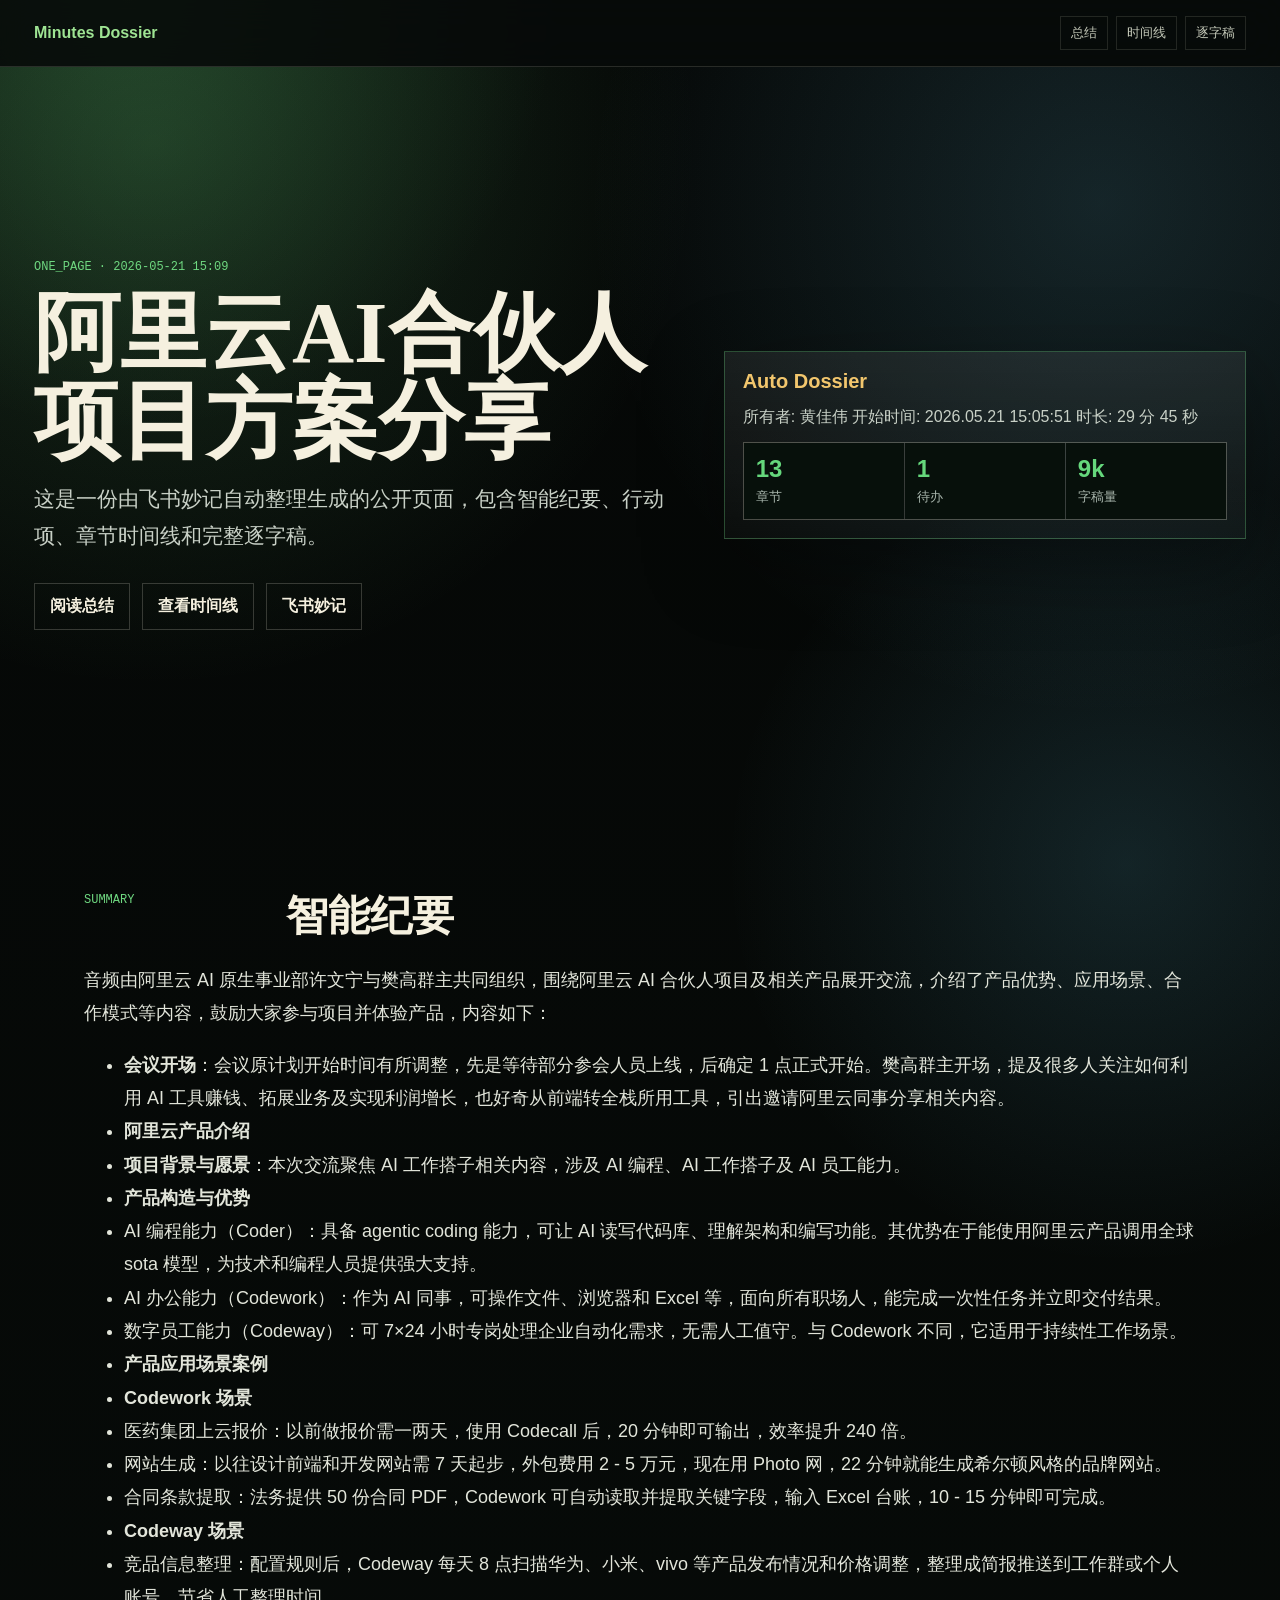
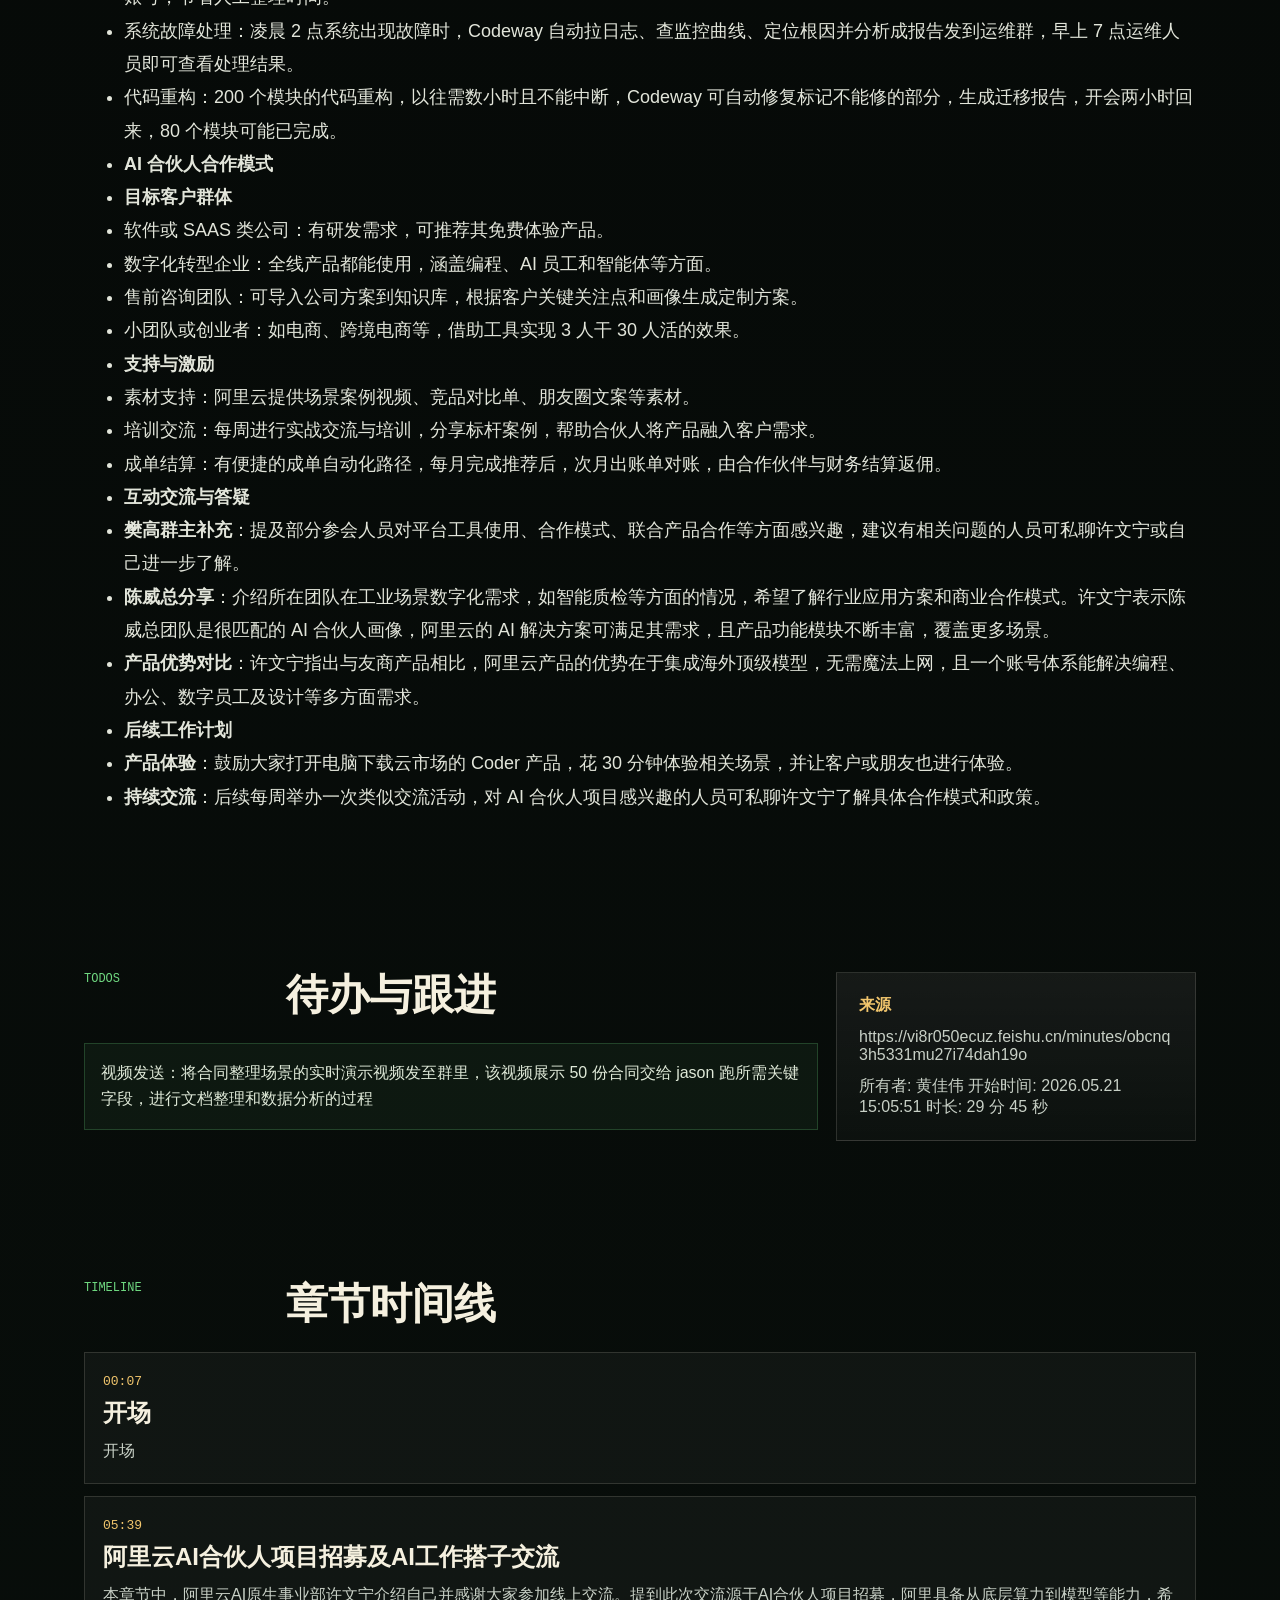
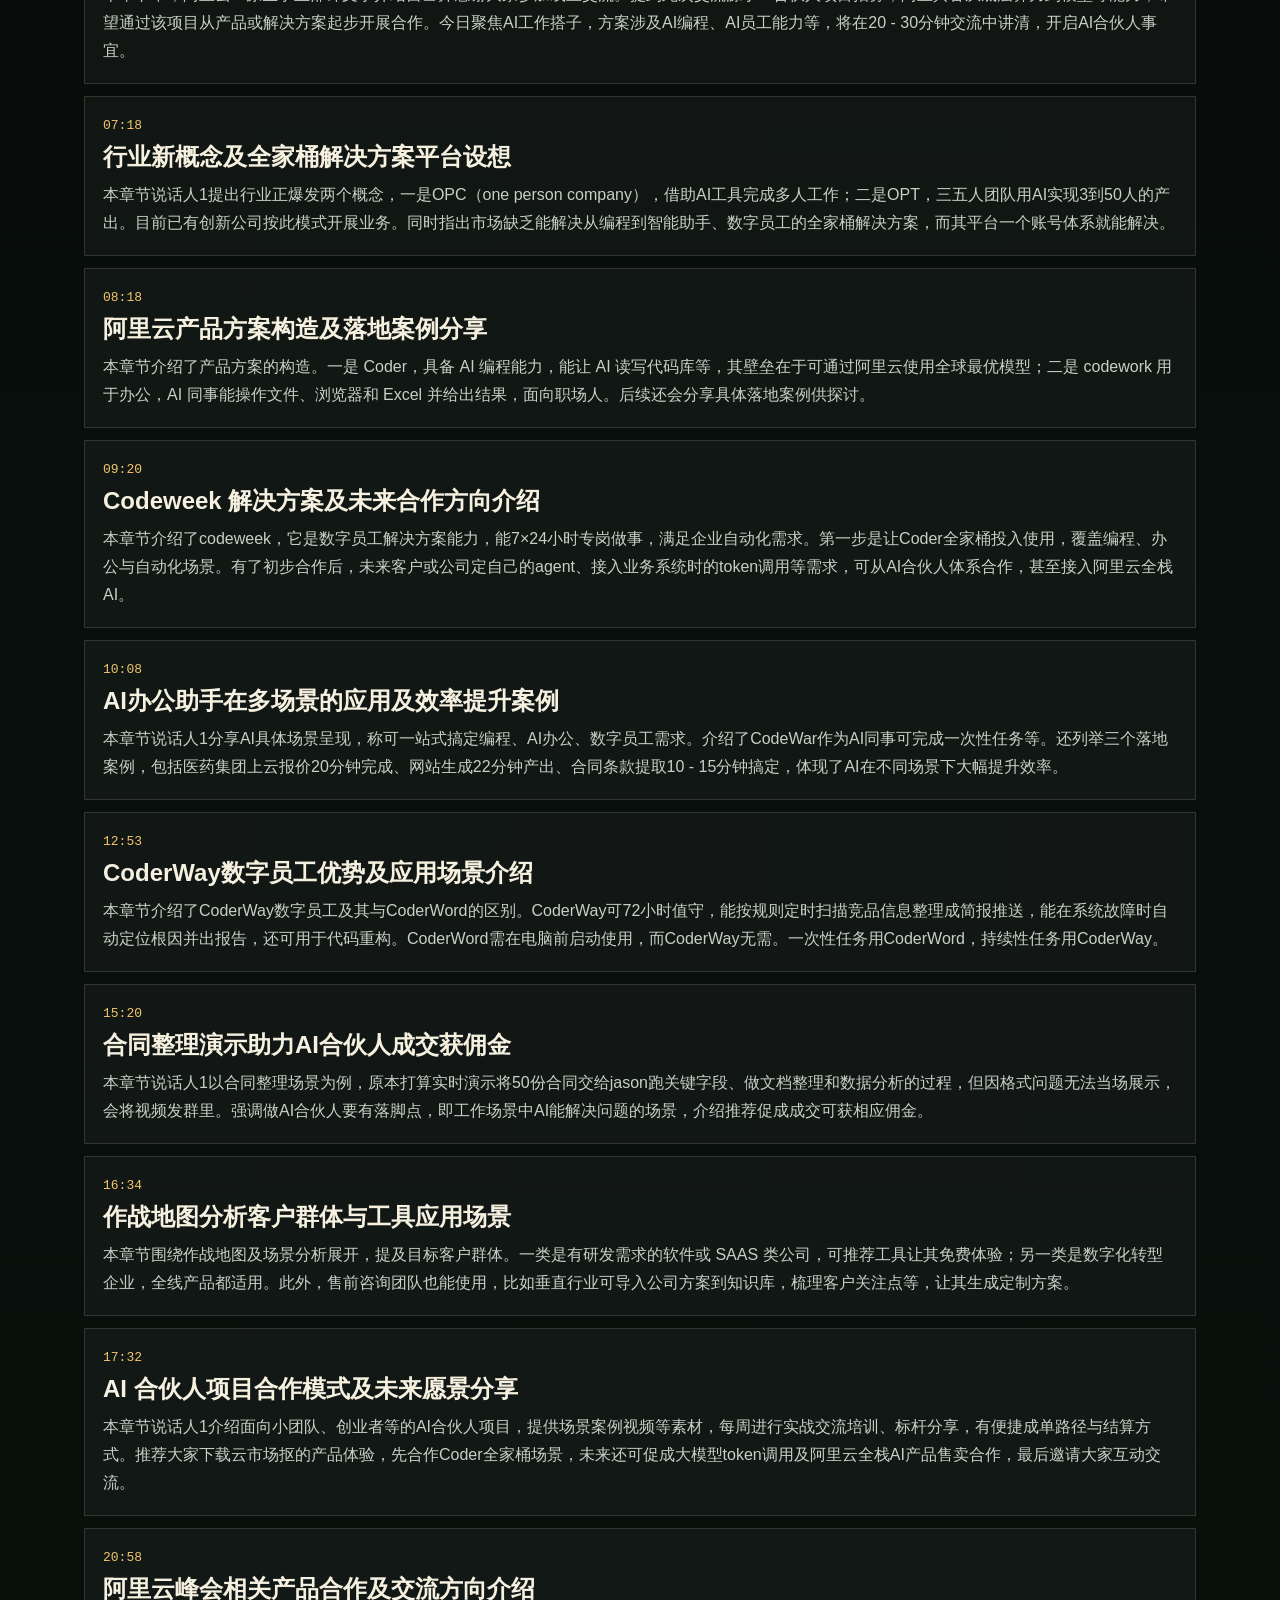
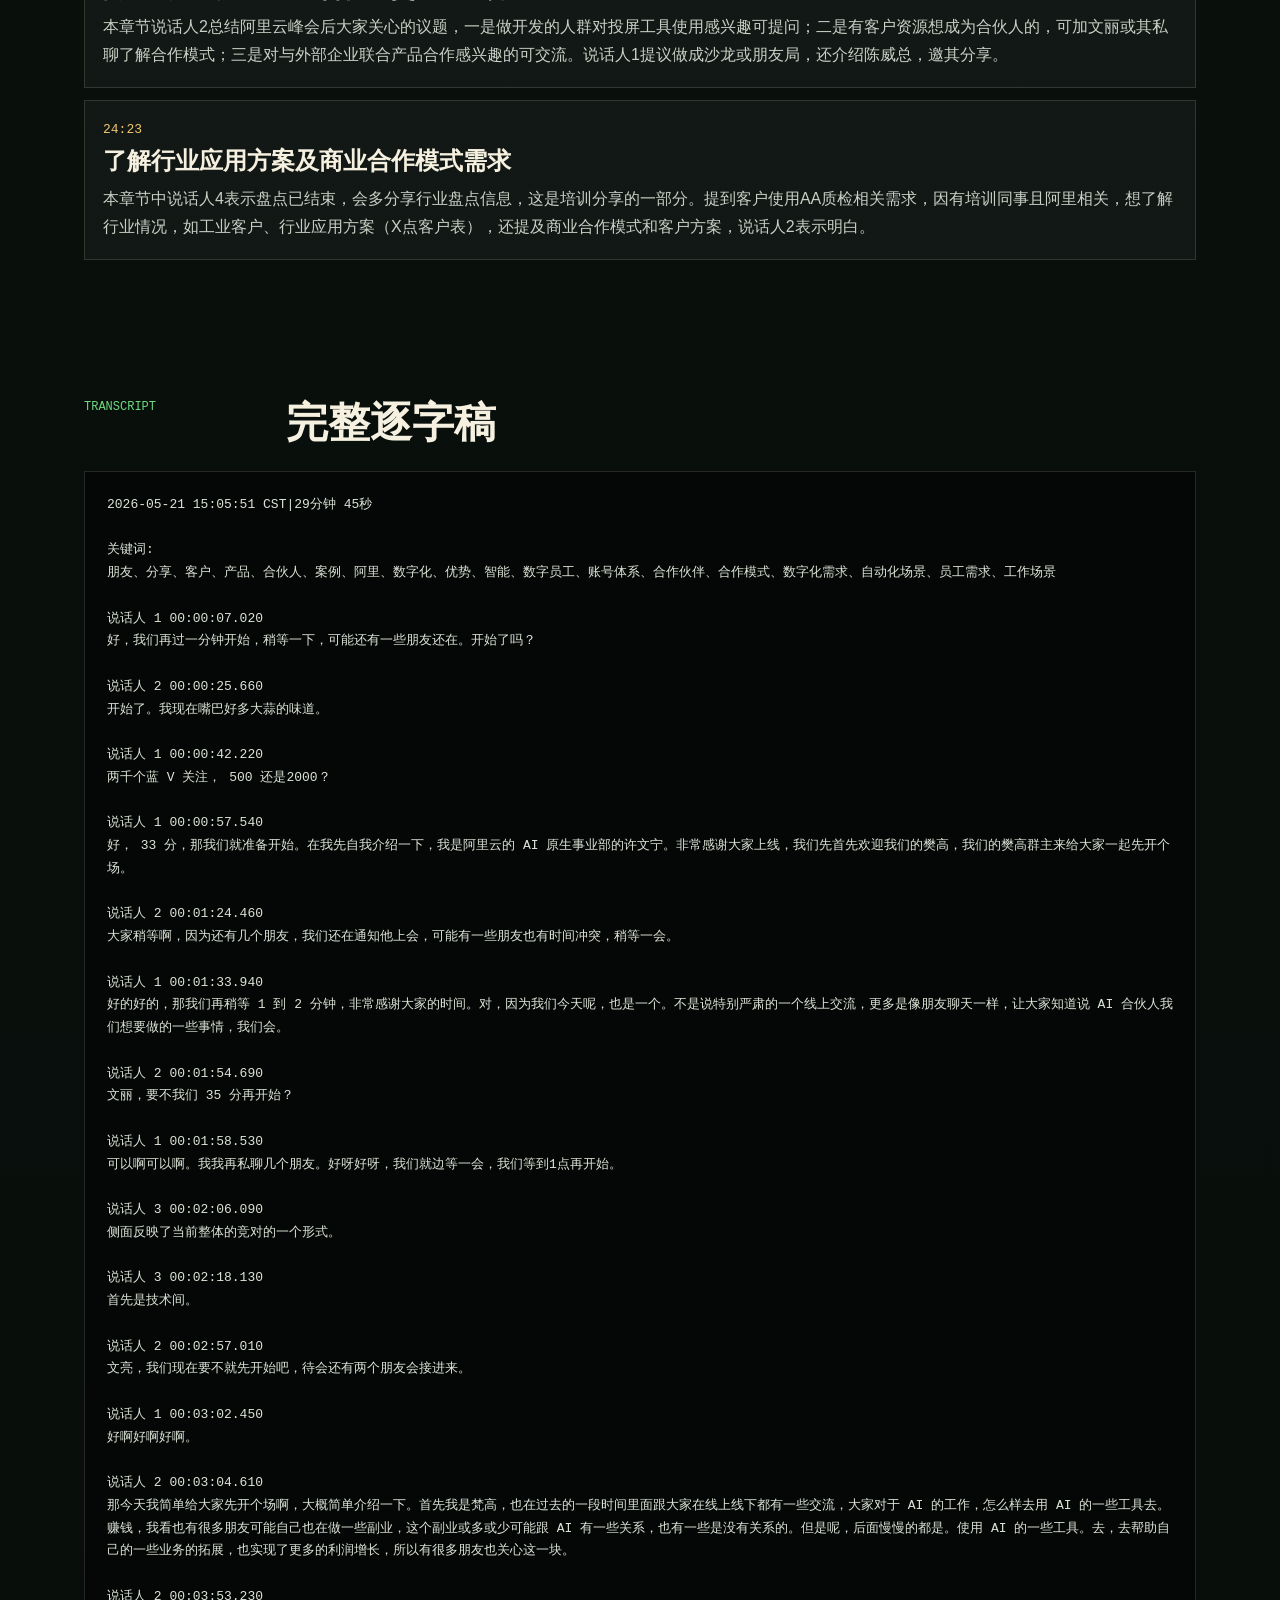
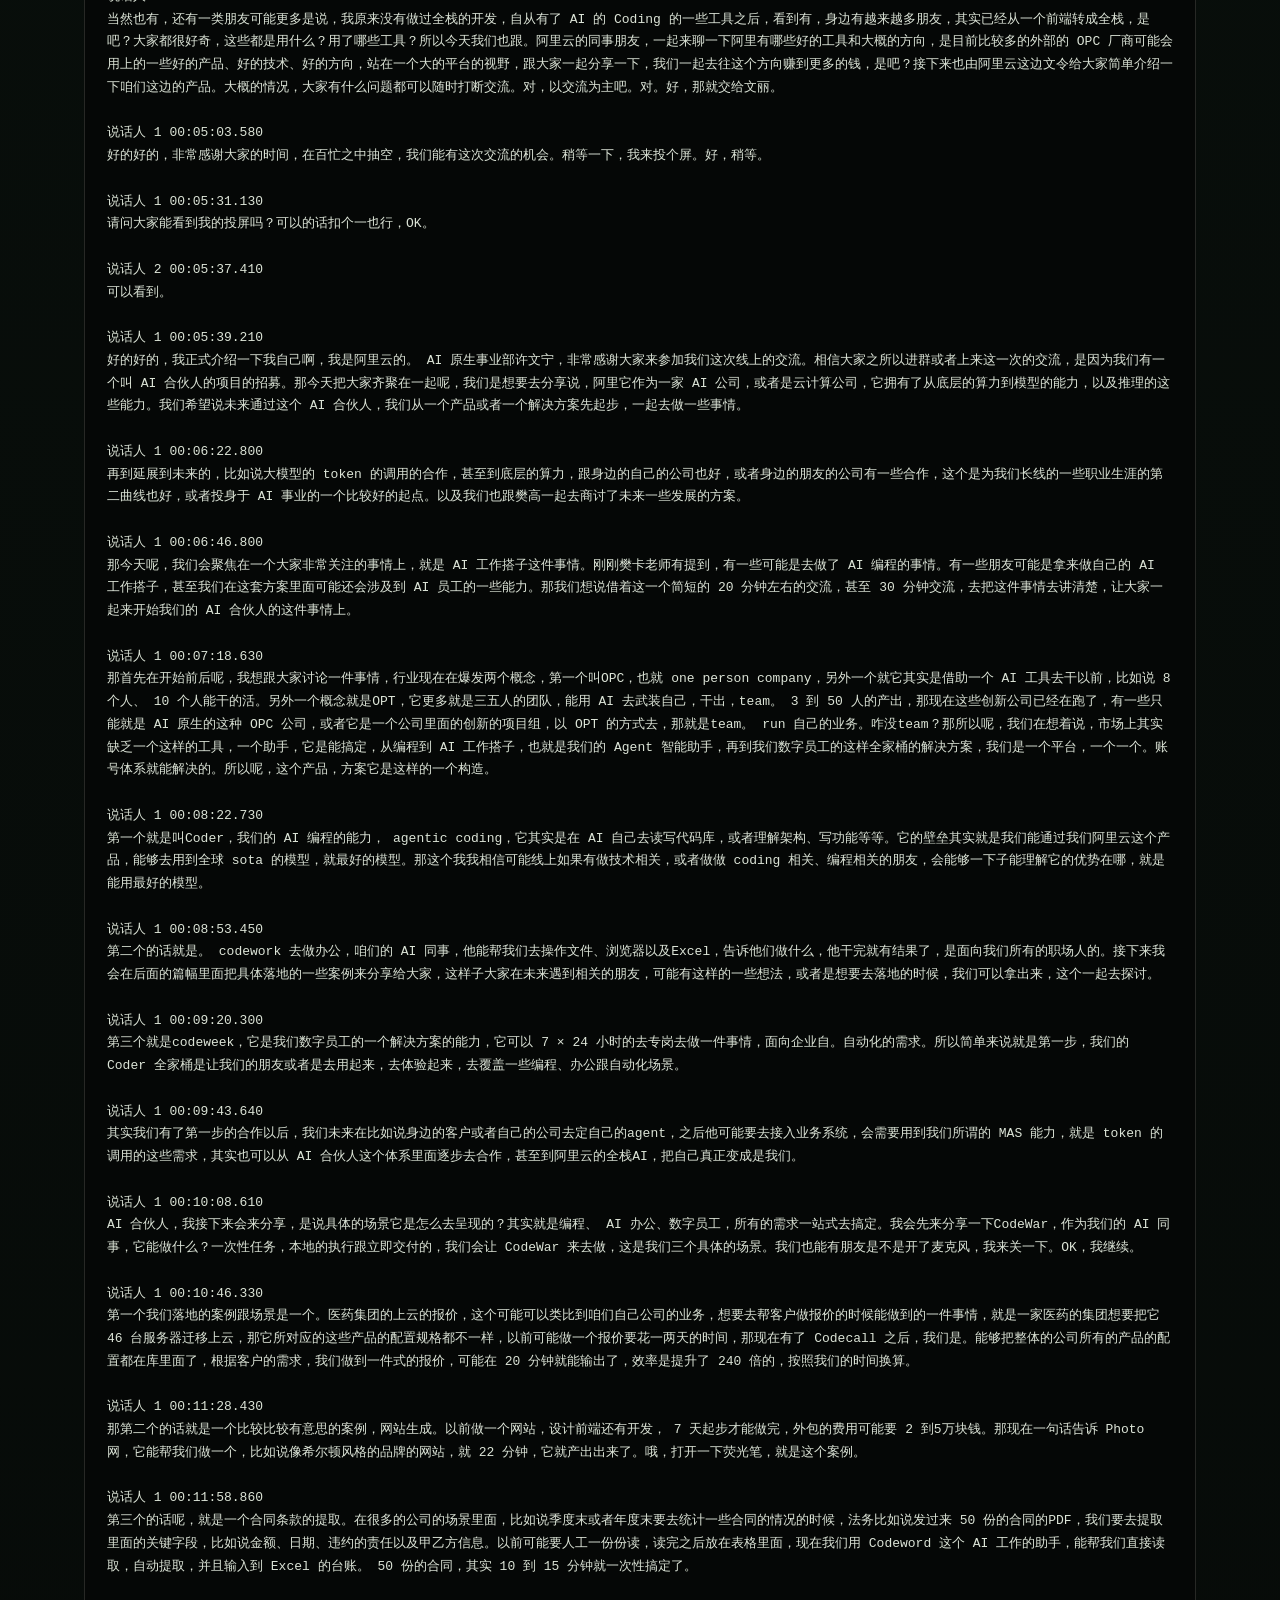
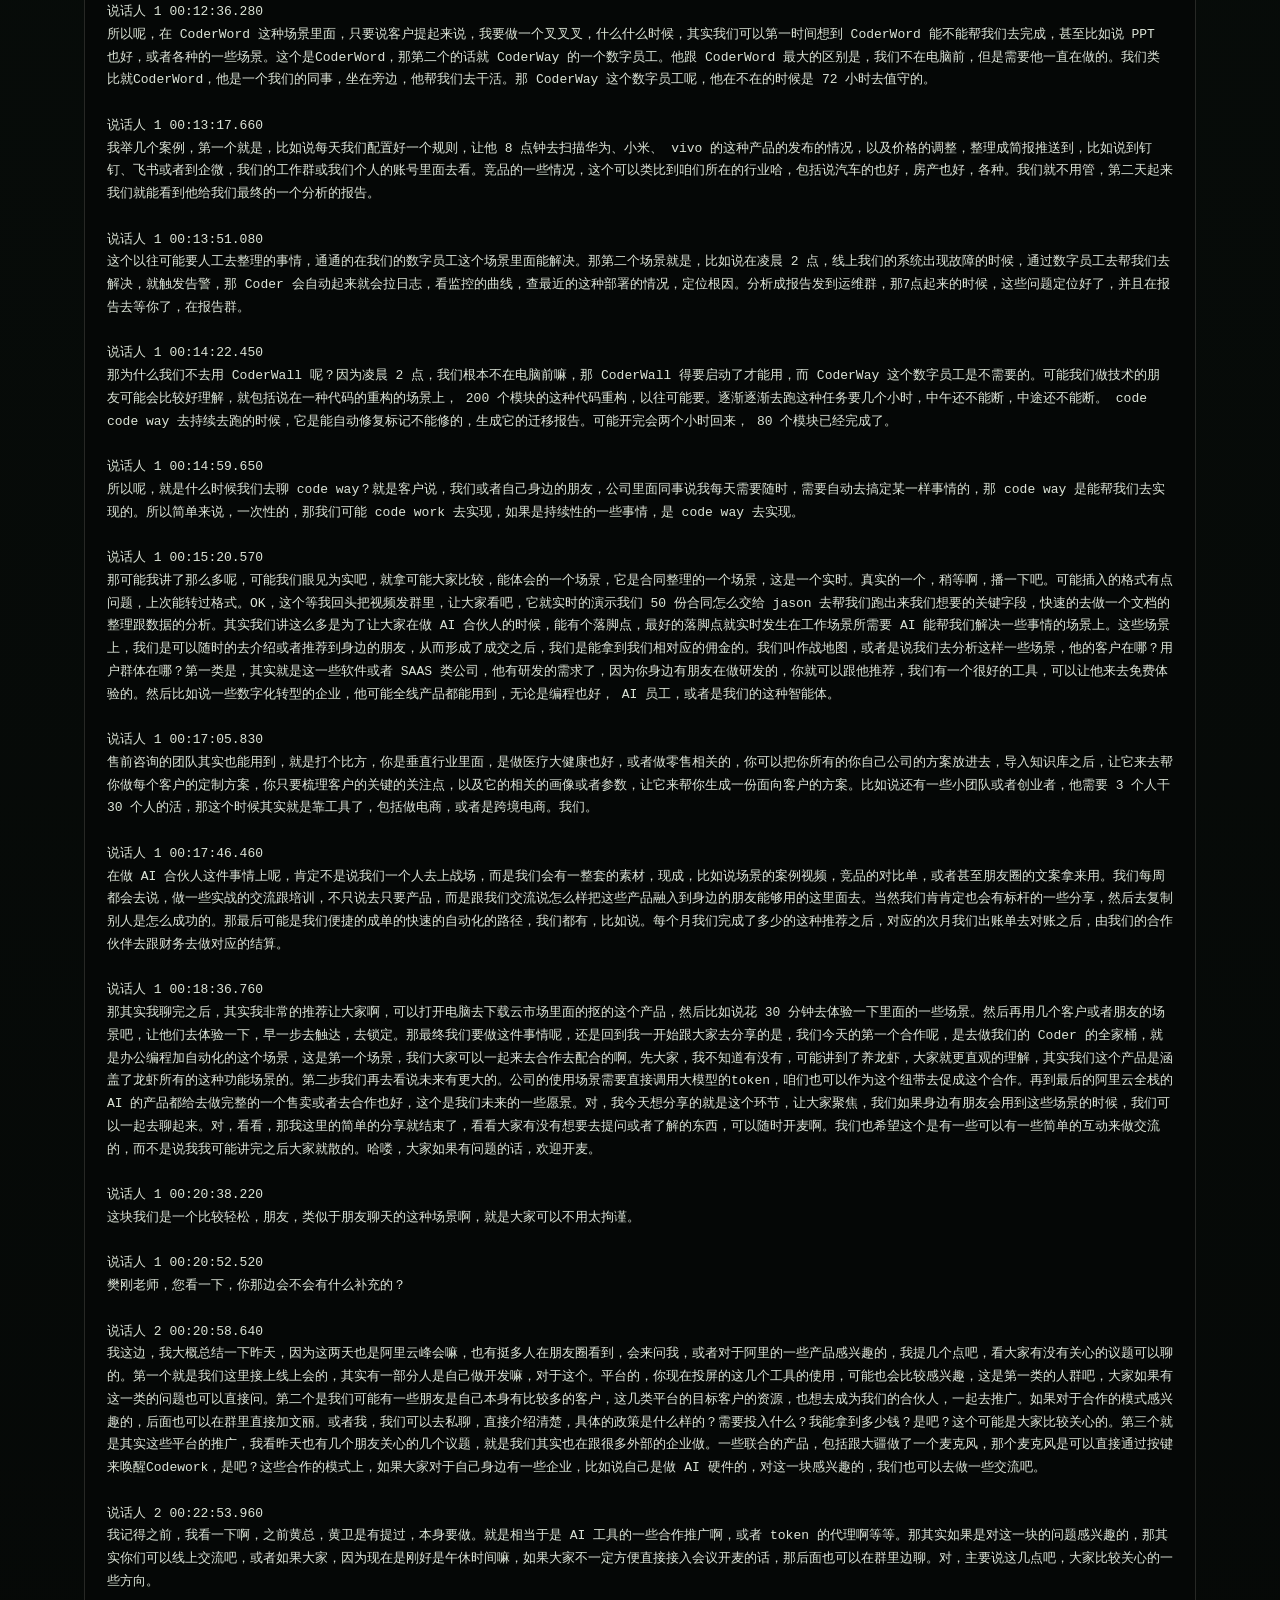
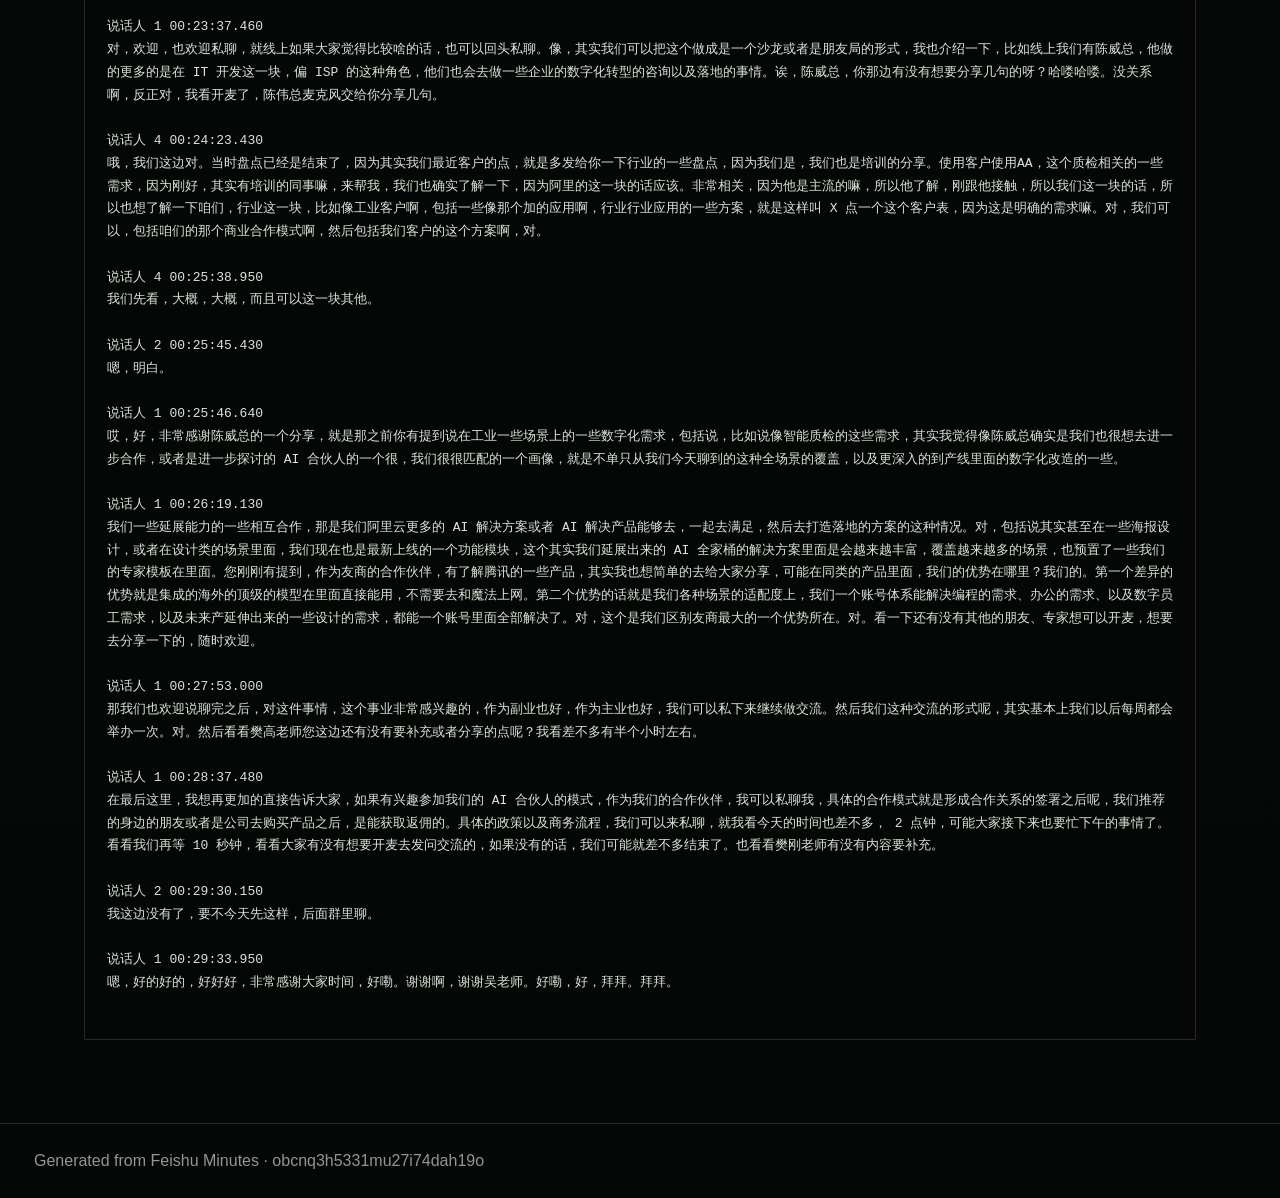
<file: docs/index.html>
<!doctype html>
<html lang="zh-CN">
<head>
  <meta charset="utf-8">
  <meta name="viewport" content="width=device-width, initial-scale=1">
  <title>阿里云AI合伙人项目方案分享</title>
  <meta name="description" content="阿里云AI合伙人项目方案分享 飞书妙记自动公开整理页">
  <link rel="stylesheet" href="assets.css">
</head>
<body class="template-one-page">
  
  <header class="topbar">
    <a class="brand" href="index.html">Minutes Dossier</a>
    <nav><a href="#summary">总结</a><a href="#timeline">时间线</a><a href="#transcript">逐字稿</a></nav>
  </header>
  <main>
    <section class="hero">
      <div class="hero-grid">
        <div>
          <p class="eyebrow">one_page · 2026-05-21 15:09</p>
          <h1>阿里云AI合伙人项目方案分享</h1>
          <p class="lede">这是一份由飞书妙记自动整理生成的公开页面，包含智能纪要、行动项、章节时间线和完整逐字稿。</p>
          <div class="hero-actions">
            <a href="#summary">阅读总结</a>
            <a href="#timeline">查看时间线</a>
            <a href="https://vi8r050ecuz.feishu.cn/minutes/obcnq3h5331mu27i74dah19o" target="_blank" rel="noopener noreferrer">飞书妙记</a>
          </div>
        </div>
        <aside class="hero-panel">
          <b>Auto Dossier</b>
          <span>所有者: 黄佳伟 开始时间: 2026.05.21 15:05:51 时长: 29 分 45 秒</span>
          
          <div class="signal-strip">
            <span><b>13</b>章节</span>
            <span><b>1</b>待办</span>
            <span><b>9k</b>字稿量</span>
          </div>
        </aside>
      </div>
    </section>
    <section class="section" id="summary">
      <div class="section-head"><p>Summary</p><h2>智能纪要</h2></div>
      <article class="prose"><p>音频由阿里云 AI 原生事业部许文宁与樊高群主共同组织，围绕阿里云 AI 合伙人项目及相关产品展开交流，介绍了产品优势、应用场景、合作模式等内容，鼓励大家参与项目并体验产品，内容如下：</p>
<ul>
<li><strong>会议开场</strong>：会议原计划开始时间有所调整，先是等待部分参会人员上线，后确定 1 点正式开始。樊高群主开场，提及很多人关注如何利用 AI 工具赚钱、拓展业务及实现利润增长，也好奇从前端转全栈所用工具，引出邀请阿里云同事分享相关内容。</li>
<li><strong>阿里云产品介绍</strong></li>
<li><strong>项目背景与愿景</strong>：本次交流聚焦 AI 工作搭子相关内容，涉及 AI 编程、AI 工作搭子及 AI 员工能力。</li>
<li><strong>产品构造与优势</strong></li>
<li>AI 编程能力（Coder）：具备 agentic coding 能力，可让 AI 读写代码库、理解架构和编写功能。其优势在于能使用阿里云产品调用全球 sota 模型，为技术和编程人员提供强大支持。</li>
<li>AI 办公能力（Codework）：作为 AI 同事，可操作文件、浏览器和 Excel 等，面向所有职场人，能完成一次性任务并立即交付结果。</li>
<li>数字员工能力（Codeway）：可 7×24 小时专岗处理企业自动化需求，无需人工值守。与 Codework 不同，它适用于持续性工作场景。</li>
<li><strong>产品应用场景案例</strong></li>
<li><strong>Codework 场景</strong></li>
<li>医药集团上云报价：以前做报价需一两天，使用 Codecall 后，20 分钟即可输出，效率提升 240 倍。</li>
<li>网站生成：以往设计前端和开发网站需 7 天起步，外包费用 2 - 5 万元，现在用 Photo 网，22 分钟就能生成希尔顿风格的品牌网站。</li>
<li>合同条款提取：法务提供 50 份合同 PDF，Codework 可自动读取并提取关键字段，输入 Excel 台账，10 - 15 分钟即可完成。</li>
<li><strong>Codeway 场景</strong></li>
<li>竞品信息整理：配置规则后，Codeway 每天 8 点扫描华为、小米、vivo 等产品发布情况和价格调整，整理成简报推送到工作群或个人账号，节省人工整理时间。</li>
<li>系统故障处理：凌晨 2 点系统出现故障时，Codeway 自动拉日志、查监控曲线、定位根因并分析成报告发到运维群，早上 7 点运维人员即可查看处理结果。</li>
<li>代码重构：200 个模块的代码重构，以往需数小时且不能中断，Codeway 可自动修复标记不能修的部分，生成迁移报告，开会两小时回来，80 个模块可能已完成。</li>
<li><strong>AI 合伙人合作模式</strong></li>
<li><strong>目标客户群体</strong></li>
<li>软件或 SAAS 类公司：有研发需求，可推荐其免费体验产品。</li>
<li>数字化转型企业：全线产品都能使用，涵盖编程、AI 员工和智能体等方面。</li>
<li>售前咨询团队：可导入公司方案到知识库，根据客户关键关注点和画像生成定制方案。</li>
<li>小团队或创业者：如电商、跨境电商等，借助工具实现 3 人干 30 人活的效果。</li>
<li><strong>支持与激励</strong></li>
<li>素材支持：阿里云提供场景案例视频、竞品对比单、朋友圈文案等素材。</li>
<li>培训交流：每周进行实战交流与培训，分享标杆案例，帮助合伙人将产品融入客户需求。</li>
<li>成单结算：有便捷的成单自动化路径，每月完成推荐后，次月出账单对账，由合作伙伴与财务结算返佣。</li>
<li><strong>互动交流与答疑</strong></li>
<li><strong>樊高群主补充</strong>：提及部分参会人员对平台工具使用、合作模式、联合产品合作等方面感兴趣，建议有相关问题的人员可私聊许文宁或自己进一步了解。</li>
<li><strong>陈威总分享</strong>：介绍所在团队在工业场景数字化需求，如智能质检等方面的情况，希望了解行业应用方案和商业合作模式。许文宁表示陈威总团队是很匹配的 AI 合伙人画像，阿里云的 AI 解决方案可满足其需求，且产品功能模块不断丰富，覆盖更多场景。</li>
<li><strong>产品优势对比</strong>：许文宁指出与友商产品相比，阿里云产品的优势在于集成海外顶级模型，无需魔法上网，且一个账号体系能解决编程、办公、数字员工及设计等多方面需求。</li>
<li><strong>后续工作计划</strong></li>
<li><strong>产品体验</strong>：鼓励大家打开电脑下载云市场的 Coder 产品，花 30 分钟体验相关场景，并让客户或朋友也进行体验。</li>
<li><strong>持续交流</strong>：后续每周举办一次类似交流活动，对 AI 合伙人项目感兴趣的人员可私聊许文宁了解具体合作模式和政策。</li>
</ul></article>
    </section>
    <section class="section split" id="actions">
      <div>
        <div class="section-head"><p>Todos</p><h2>待办与跟进</h2></div>
        <ul class="todo-list"><li>视频发送：将合同整理场景的实时演示视频发至群里，该视频展示 50 份合同交给 jason 跑所需关键字段，进行文档整理和数据分析的过程</li></ul>
      </div>
      <aside class="source-card">
        <b>来源</b>
        <span>https://vi8r050ecuz.feishu.cn/minutes/obcnq3h5331mu27i74dah19o</span>
        <span>所有者: 黄佳伟 开始时间: 2026.05.21 15:05:51 时长: 29 分 45 秒</span>
      </aside>
    </section>
    <section class="section" id="timeline">
      <div class="section-head"><p>Timeline</p><h2>章节时间线</h2></div>
      <div class="timeline"><article><span>00:07</span><h3>开场</h3><p>开场</p></article><article><span>05:39</span><h3>阿里云AI合伙人项目招募及AI工作搭子交流</h3><p>本章节中，阿里云AI原生事业部许文宁介绍自己并感谢大家参加线上交流。提到此次交流源于AI合伙人项目招募，阿里具备从底层算力到模型等能力，希望通过该项目从产品或解决方案起步开展合作。今日聚焦AI工作搭子，方案涉及AI编程、AI员工能力等，将在20 - 30分钟交流中讲清，开启AI合伙人事宜。</p></article><article><span>07:18</span><h3>行业新概念及全家桶解决方案平台设想</h3><p>本章节说话人1提出行业正爆发两个概念，一是OPC（one person company），借助AI工具完成多人工作；二是OPT，三五人团队用AI实现3到50人的产出。目前已有创新公司按此模式开展业务。同时指出市场缺乏能解决从编程到智能助手、数字员工的全家桶解决方案，而其平台一个账号体系就能解决。</p></article><article><span>08:18</span><h3>阿里云产品方案构造及落地案例分享</h3><p>本章节介绍了产品方案的构造。一是 Coder，具备 AI 编程能力，能让 AI 读写代码库等，其壁垒在于可通过阿里云使用全球最优模型；二是 codework 用于办公，AI 同事能操作文件、浏览器和 Excel 并给出结果，面向职场人。后续还会分享具体落地案例供探讨。</p></article><article><span>09:20</span><h3>Codeweek 解决方案及未来合作方向介绍</h3><p>本章节介绍了codeweek，它是数字员工解决方案能力，能7×24小时专岗做事，满足企业自动化需求。第一步是让Coder全家桶投入使用，覆盖编程、办公与自动化场景。有了初步合作后，未来客户或公司定自己的agent、接入业务系统时的token调用等需求，可从AI合伙人体系合作，甚至接入阿里云全栈AI。</p></article><article><span>10:08</span><h3>AI办公助手在多场景的应用及效率提升案例</h3><p>本章节说话人1分享AI具体场景呈现，称可一站式搞定编程、AI办公、数字员工需求。介绍了CodeWar作为AI同事可完成一次性任务等。还列举三个落地案例，包括医药集团上云报价20分钟完成、网站生成22分钟产出、合同条款提取10 - 15分钟搞定，体现了AI在不同场景下大幅提升效率。</p></article><article><span>12:53</span><h3>CoderWay数字员工优势及应用场景介绍</h3><p>本章节介绍了CoderWay数字员工及其与CoderWord的区别。CoderWay可72小时值守，能按规则定时扫描竞品信息整理成简报推送，能在系统故障时自动定位根因并出报告，还可用于代码重构。CoderWord需在电脑前启动使用，而CoderWay无需。一次性任务用CoderWord，持续性任务用CoderWay。</p></article><article><span>15:20</span><h3>合同整理演示助力AI合伙人成交获佣金</h3><p>本章节说话人1以合同整理场景为例，原本打算实时演示将50份合同交给jason跑关键字段、做文档整理和数据分析的过程，但因格式问题无法当场展示，会将视频发群里。强调做AI合伙人要有落脚点，即工作场景中AI能解决问题的场景，介绍推荐促成成交可获相应佣金。</p></article><article><span>16:34</span><h3>作战地图分析客户群体与工具应用场景</h3><p>本章节围绕作战地图及场景分析展开，提及目标客户群体。一类是有研发需求的软件或 SAAS 类公司，可推荐工具让其免费体验；另一类是数字化转型企业，全线产品都适用。此外，售前咨询团队也能使用，比如垂直行业可导入公司方案到知识库，梳理客户关注点等，让其生成定制方案。</p></article><article><span>17:32</span><h3>AI 合伙人项目合作模式及未来愿景分享</h3><p>本章节说话人1介绍面向小团队、创业者等的AI合伙人项目，提供场景案例视频等素材，每周进行实战交流培训、标杆分享，有便捷成单路径与结算方式。推荐大家下载云市场抠的产品体验，先合作Coder全家桶场景，未来还可促成大模型token调用及阿里云全栈AI产品售卖合作，最后邀请大家互动交流。</p></article><article><span>20:58</span><h3>阿里云峰会相关产品合作及交流方向介绍</h3><p>本章节说话人2总结阿里云峰会后大家关心的议题，一是做开发的人群对投屏工具使用感兴趣可提问；二是有客户资源想成为合伙人的，可加文丽或其私聊了解合作模式；三是对与外部企业联合产品合作感兴趣的可交流。说话人1提议做成沙龙或朋友局，还介绍陈威总，邀其分享。</p></article><article><span>24:23</span><h3>了解行业应用方案及商业合作模式需求</h3><p>本章节中说话人4表示盘点已结束，会多分享行业盘点信息，这是培训分享的一部分。提到客户使用AA质检相关需求，因有培训同事且阿里相关，想了解行业情况，如工业客户、行业应用方案（X点客户表），还提及商业合作模式和客户方案，说话人2表示明白。</p></article></div>
    </section>
    
        <section class="section" id="transcript">
          <div class="section-head"><p>Transcript</p><h2>完整逐字稿</h2></div>
          <pre class="transcript">2026-05-21 15:05:51 CST|29分钟 45秒

关键词:
朋友、分享、客户、产品、合伙人、案例、阿里、数字化、优势、智能、数字员工、账号体系、合作伙伴、合作模式、数字化需求、自动化场景、员工需求、工作场景

说话人 1 00:00:07.020 
好，我们再过一分钟开始，稍等一下，可能还有一些朋友还在。开始了吗？

说话人 2 00:00:25.660 
开始了。我现在嘴巴好多大蒜的味道。

说话人 1 00:00:42.220 
两千个蓝 V 关注， 500 还是2000？

说话人 1 00:00:57.540 
好， 33 分，那我们就准备开始。在我先自我介绍一下，我是阿里云的 AI 原生事业部的许文宁。非常感谢大家上线，我们先首先欢迎我们的樊高，我们的樊高群主来给大家一起先开个场。

说话人 2 00:01:24.460 
大家稍等啊，因为还有几个朋友，我们还在通知他上会，可能有一些朋友也有时间冲突，稍等一会。

说话人 1 00:01:33.940 
好的好的，那我们再稍等 1 到 2 分钟，非常感谢大家的时间。对，因为我们今天呢，也是一个。不是说特别严肃的一个线上交流，更多是像朋友聊天一样，让大家知道说 AI 合伙人我们想要做的一些事情，我们会。

说话人 2 00:01:54.690 
文丽，要不我们 35 分再开始？

说话人 1 00:01:58.530 
可以啊可以啊。我我再私聊几个朋友。好呀好呀，我们就边等一会，我们等到1点再开始。

说话人 3 00:02:06.090 
侧面反映了当前整体的竞对的一个形式。

说话人 3 00:02:18.130 
首先是技术间。

说话人 2 00:02:57.010 
文亮，我们现在要不就先开始吧，待会还有两个朋友会接进来。

说话人 1 00:03:02.450 
好啊好啊好啊。

说话人 2 00:03:04.610 
那今天我简单给大家先开个场啊，大概简单介绍一下。首先我是梵高，也在过去的一段时间里面跟大家在线上线下都有一些交流，大家对于 AI 的工作，怎么样去用 AI 的一些工具去。赚钱，我看也有很多朋友可能自己也在做一些副业，这个副业或多或少可能跟 AI 有一些关系，也有一些是没有关系的。但是呢，后面慢慢的都是。使用 AI 的一些工具。去，去帮助自己的一些业务的拓展，也实现了更多的利润增长，所以有很多朋友也关心这一块。

说话人 2 00:03:53.230 
当然也有，还有一类朋友可能更多是说，我原来没有做过全栈的开发，自从有了 AI 的 Coding 的一些工具之后，看到有，身边有越来越多朋友，其实已经从一个前端转成全栈，是吧？大家都很好奇，这些都是用什么？用了哪些工具？所以今天我们也跟。阿里云的同事朋友，一起来聊一下阿里有哪些好的工具和大概的方向，是目前比较多的外部的 OPC 厂商可能会用上的一些好的产品、好的技术、好的方向，站在一个大的平台的视野，跟大家一起分享一下，我们一起去往这个方向赚到更多的钱，是吧？接下来也由阿里云这边文令给大家简单介绍一下咱们这边的产品。大概的情况，大家有什么问题都可以随时打断交流。对，以交流为主吧。对。好，那就交给文丽。

说话人 1 00:05:03.580 
好的好的，非常感谢大家的时间，在百忙之中抽空，我们能有这次交流的机会。稍等一下，我来投个屏。好，稍等。

说话人 1 00:05:31.130 
请问大家能看到我的投屏吗？可以的话扣个一也行，OK。

说话人 2 00:05:37.410 
可以看到。

说话人 1 00:05:39.210 
好的好的，我正式介绍一下我自己啊，我是阿里云的。 AI 原生事业部许文宁，非常感谢大家来参加我们这次线上的交流。相信大家之所以进群或者上来这一次的交流，是因为我们有一个叫 AI 合伙人的项目的招募。那今天把大家齐聚在一起呢，我们是想要去分享说，阿里它作为一家 AI 公司，或者是云计算公司，它拥有了从底层的算力到模型的能力，以及推理的这些能力。我们希望说未来通过这个 AI 合伙人，我们从一个产品或者一个解决方案先起步，一起去做一些事情。

说话人 1 00:06:22.800 
再到延展到未来的，比如说大模型的 token 的调用的合作，甚至到底层的算力，跟身边的自己的公司也好，或者身边的朋友的公司有一些合作，这个是为我们长线的一些职业生涯的第二曲线也好，或者投身于 AI 事业的一个比较好的起点。以及我们也跟樊高一起去商讨了未来一些发展的方案。

说话人 1 00:06:46.800 
那今天呢，我们会聚焦在一个大家非常关注的事情上，就是 AI 工作搭子这件事情。刚刚樊卡老师有提到，有一些可能是去做了 AI 编程的事情。有一些朋友可能是拿来做自己的 AI 工作搭子，甚至我们在这套方案里面可能还会涉及到 AI 员工的一些能力。那我们想说借着这一个简短的 20 分钟左右的交流，甚至 30 分钟交流，去把这件事情去讲清楚，让大家一起来开始我们的 AI 合伙人的这件事情上。

说话人 1 00:07:18.630 
那首先在开始前后呢，我想跟大家讨论一件事情，行业现在在爆发两个概念，第一个叫OPC，也就 one person company，另外一个就它其实是借助一个 AI 工具去干以前，比如说 8 个人、 10 个人能干的活。另外一个概念就是OPT，它更多就是三五人的团队，能用 AI 去武装自己，干出，team。 3 到 50 人的产出，那现在这些创新公司已经在跑了，有一些只能就是 AI 原生的这种 OPC 公司，或者它是一个公司里面的创新的项目组，以 OPT 的方式去，那就是team。 run 自己的业务。咋没team？那所以呢，我们在想着说，市场上其实缺乏一个这样的工具，一个助手，它是能搞定，从编程到 AI 工作搭子，也就是我们的 Agent 智能助手，再到我们数字员工的这样全家桶的解决方案，我们是一个平台，一个一个。账号体系就能解决的。所以呢，这个产品，方案它是这样的一个构造。

说话人 1 00:08:22.730 
第一个就是叫Coder，我们的 AI 编程的能力， agentic coding，它其实是在 AI 自己去读写代码库，或者理解架构、写功能等等。它的壁垒其实就是我们能通过我们阿里云这个产品，能够去用到全球 sota 的模型，就最好的模型。那这个我我相信可能线上如果有做技术相关，或者做做 coding 相关、编程相关的朋友，会能够一下子能理解它的优势在哪，就是能用最好的模型。

说话人 1 00:08:53.450 
第二个的话就是。 codework 去做办公，咱们的 AI 同事，他能帮我们去操作文件、浏览器以及Excel，告诉他们做什么，他干完就有结果了，是面向我们所有的职场人的。接下来我会在后面的篇幅里面把具体落地的一些案例来分享给大家，这样子大家在未来遇到相关的朋友，可能有这样的一些想法，或者是想要去落地的时候，我们可以拿出来，这个一起去探讨。

说话人 1 00:09:20.300 
第三个就是codeweek，它是我们数字员工的一个解决方案的能力，它可以 7 × 24 小时的去专岗去做一件事情，面向企业自。自动化的需求。所以简单来说就是第一步，我们的 Coder 全家桶是让我们的朋友或者是去用起来，去体验起来，去覆盖一些编程、办公跟自动化场景。

说话人 1 00:09:43.640 
其实我们有了第一步的合作以后，我们未来在比如说身边的客户或者自己的公司去定自己的agent，之后他可能要去接入业务系统，会需要用到我们所谓的 MAS 能力，就是 token 的调用的这些需求，其实也可以从 AI 合伙人这个体系里面逐步去合作，甚至到阿里云的全栈AI，把自己真正变成是我们。

说话人 1 00:10:08.610 
AI 合伙人，我接下来会来分享，是说具体的场景它是怎么去呈现的？其实就是编程、 AI 办公、数字员工，所有的需求一站式去搞定。我会先来分享一下CodeWar，作为我们的 AI 同事，它能做什么？一次性任务，本地的执行跟立即交付的，我们会让 CodeWar 来去做，这是我们三个具体的场景。我们也能有朋友是不是开了麦克风，我来关一下。OK，我继续。

说话人 1 00:10:46.330 
第一个我们落地的案例跟场景是一个。医药集团的上云的报价，这个可能可以类比到咱们自己公司的业务，想要去帮客户做报价的时候能做到的一件事情，就是一家医药的集团想要把它 46 台服务器迁移上云，那它所对应的这些产品的配置规格都不一样，以前可能做一个报价要花一两天的时间，那现在有了 Codecall 之后，我们是。能够把整体的公司所有的产品的配置都在库里面了，根据客户的需求，我们做到一件式的报价，可能在 20 分钟就能输出了，效率是提升了 240 倍的，按照我们的时间换算。

说话人 1 00:11:28.430 
那第二个的话就是一个比较比较有意思的案例，网站生成。以前做一个网站，设计前端还有开发， 7 天起步才能做完，外包的费用可能要 2 到5万块钱。那现在一句话告诉 Photo 网，它能帮我们做一个，比如说像希尔顿风格的品牌的网站，就 22 分钟，它就产出出来了。哦，打开一下荧光笔，就是这个案例。

说话人 1 00:11:58.860 
第三个的话呢，就是一个合同条款的提取。在很多的公司的场景里面，比如说季度末或者年度末要去统计一些合同的情况的时候，法务比如说发过来 50 份的合同的PDF，我们要去提取里面的关键字段，比如说金额、日期、违约的责任以及甲乙方信息。以前可能要人工一份份读，读完之后放在表格里面，现在我们用 Codeword 这个 AI 工作的助手，能帮我们直接读取，自动提取，并且输入到 Excel 的台账。 50 份的合同，其实 10 到 15 分钟就一次性搞定了。

说话人 1 00:12:36.280 
所以呢，在 CoderWord 这种场景里面，只要说客户提起来说，我要做一个叉叉叉，什么什么时候，其实我们可以第一时间想到 CoderWord 能不能帮我们去完成，甚至比如说 PPT 也好，或者各种的一些场景。这个是CoderWord，那第二个的话就 CoderWay 的一个数字员工。他跟 CoderWord 最大的区别是，我们不在电脑前，但是需要他一直在做的。我们类比就CoderWord，他是一个我们的同事，坐在旁边，他帮我们去干活。那 CoderWay 这个数字员工呢，他在不在的时候是 72 小时去值守的。

说话人 1 00:13:17.660 
我举几个案例，第一个就是，比如说每天我们配置好一个规则，让他 8 点钟去扫描华为、小米、 vivo 的这种产品的发布的情况，以及价格的调整，整理成简报推送到，比如说到钉钉、飞书或者到企微，我们的工作群或我们个人的账号里面去看。竞品的一些情况，这个可以类比到咱们所在的行业哈，包括说汽车的也好，房产也好，各种。我们就不用管，第二天起来我们就能看到他给我们最终的一个分析的报告。

说话人 1 00:13:51.080 
这个以往可能要人工去整理的事情，通通的在我们的数字员工这个场景里面能解决。那第二个场景就是，比如说在凌晨 2 点，线上我们的系统出现故障的时候，通过数字员工去帮我们去解决，就触发告警，那 Coder 会自动起来就会拉日志，看监控的曲线，查最近的这种部署的情况，定位根因。分析成报告发到运维群，那7点起来的时候，这些问题定位好了，并且在报告去等你了，在报告群。

说话人 1 00:14:22.450 
那为什么我们不去用 CoderWall 呢？因为凌晨 2 点，我们根本不在电脑前嘛，那 CoderWall 得要启动了才能用，而 CoderWay 这个数字员工是不需要的。可能我们做技术的朋友可能会比较好理解，就包括说在一种代码的重构的场景上， 200 个模块的这种代码重构，以往可能要。逐渐逐渐去跑这种任务要几个小时，中午还不能断，中途还不能断。 code code way 去持续去跑的时候，它是能自动修复标记不能修的，生成它的迁移报告。可能开完会两个小时回来， 80 个模块已经完成了。

说话人 1 00:14:59.650 
所以呢，就是什么时候我们去聊 code way？就是客户说，我们或者自己身边的朋友，公司里面同事说我每天需要随时，需要自动去搞定某一样事情的，那 code way 是能帮我们去实现的。所以简单来说，一次性的，那我们可能 code work 去实现，如果是持续性的一些事情，是 code way 去实现。

说话人 1 00:15:20.570 
那可能我讲了那么多呢，可能我们眼见为实吧，就拿可能大家比较，能体会的一个场景，它是合同整理的一个场景，这是一个实时。真实的一个，稍等啊，播一下吧。可能插入的格式有点问题，上次能转过格式。OK，这个等我回头把视频发群里，让大家看吧，它就实时的演示我们 50 份合同怎么交给 jason 去帮我们跑出来我们想要的关键字段，快速的去做一个文档的整理跟数据的分析。其实我们讲这么多是为了让大家在做 AI 合伙人的时候，能有个落脚点，最好的落脚点就实时发生在工作场景所需要 AI 能帮我们解决一些事情的场景上。这些场景上，我们是可以随时的去介绍或者推荐到身边的朋友，从而形成了成交之后，我们是能拿到我们相对应的佣金的。我们叫作战地图，或者是说我们去分析这样一些场景，他的客户在哪？用户群体在哪？第一类是，其实就是这一些软件或者 SAAS 类公司，他有研发的需求了，因为你身边有朋友在做研发的，你就可以跟他推荐，我们有一个很好的工具，可以让他来去免费体验的。然后比如说一些数字化转型的企业，他可能全线产品都能用到，无论是编程也好， AI 员工，或者是我们的这种智能体。

说话人 1 00:17:05.830 
售前咨询的团队其实也能用到，就是打个比方，你是垂直行业里面，是做医疗大健康也好，或者做零售相关的，你可以把你所有的你自己公司的方案放进去，导入知识库之后，让它来去帮你做每个客户的定制方案，你只要梳理客户的关键的关注点，以及它的相关的画像或者参数，让它来帮你生成一份面向客户的方案。比如说还有一些小团队或者创业者，他需要 3 个人干 30 个人的活，那这个时候其实就是靠工具了，包括做电商，或者是跨境电商。我们。

说话人 1 00:17:46.460 
在做 AI 合伙人这件事情上呢，肯定不是说我们一个人去上战场，而是我们会有一整套的素材，现成，比如说场景的案例视频，竞品的对比单，或者甚至朋友圈的文案拿来用。我们每周都会去说，做一些实战的交流跟培训，不只说去只要产品，而是跟我们交流说怎么样把这些产品融入到身边的朋友能够用的这里面去。当然我们肯肯定也会有标杆的一些分享，然后去复制别人是怎么成功的。那最后可能是我们便捷的成单的快速的自动化的路径，我们都有，比如说。每个月我们完成了多少的这种推荐之后，对应的次月我们出账单去对账之后，由我们的合作伙伴去跟财务去做对应的结算。

说话人 1 00:18:36.760 
那其实我聊完之后，其实我非常的推荐让大家啊，可以打开电脑去下载云市场里面的抠的这个产品，然后比如说花 30 分钟去体验一下里面的一些场景。然后再用几个客户或者朋友的场景吧，让他们去体验一下，早一步去触达，去锁定。那最终我们要做这件事情呢，还是回到我一开始跟大家去分享的是，我们今天的第一个合作呢，是去做我们的 Coder 的全家桶，就是办公编程加自动化的这个场景，这是第一个场景，我们大家可以一起来去合作去配合的啊。先大家，我不知道有没有，可能讲到了养龙虾，大家就更直观的理解，其实我们这个产品是涵盖了龙虾所有的这种功能场景的。第二步我们再去看说未来有更大的。公司的使用场景需要直接调用大模型的token，咱们也可以作为这个纽带去促成这个合作。再到最后的阿里云全栈的 AI 的产品都给去做完整的一个售卖或者去合作也好，这个是我们未来的一些愿景。对，我今天想分享的就是这个环节，让大家聚焦，我们如果身边有朋友会用到这些场景的时候，我们可以一起去聊起来。对，看看，那我这里的简单的分享就结束了，看看大家有没有想要去提问或者了解的东西，可以随时开麦啊。我们也希望这个是有一些可以有一些简单的互动来做交流的，而不是说我我可能讲完之后大家就散的。哈喽，大家如果有问题的话，欢迎开麦。

说话人 1 00:20:38.220 
这块我们是一个比较轻松，朋友，类似于朋友聊天的这种场景啊，就是大家可以不用太拘谨。

说话人 1 00:20:52.520 
樊刚老师，您看一下，你那边会不会有什么补充的？

说话人 2 00:20:58.640 
我这边，我大概总结一下昨天，因为这两天也是阿里云峰会嘛，也有挺多人在朋友圈看到，会来问我，或者对于阿里的一些产品感兴趣的，我提几个点吧，看大家有没有关心的议题可以聊的。第一个就是我们这里接上线上会的，其实有一部分人是自己做开发嘛，对于这个。平台的，你现在投屏的这几个工具的使用，可能也会比较感兴趣，这是第一类的人群吧，大家如果有这一类的问题也可以直接问。第二个是我们可能有一些朋友是自己本身有比较多的客户，这几类平台的目标客户的资源，也想去成为我们的合伙人，一起去推广。如果对于合作的模式感兴趣的，后面也可以在群里直接加文丽。或者我，我们可以去私聊，直接介绍清楚，具体的政策是什么样的？需要投入什么？我能拿到多少钱？是吧？这个可能是大家比较关心的。第三个就是其实这些平台的推广，我看昨天也有几个朋友关心的几个议题，就是我们其实也在跟很多外部的企业做。一些联合的产品，包括跟大疆做了一个麦克风，那个麦克风是可以直接通过按键来唤醒Codework，是吧？这些合作的模式上，如果大家对于自己身边有一些企业，比如说自己是做 AI 硬件的，对这一块感兴趣的，我们也可以去做一些交流吧。

说话人 2 00:22:53.960 
我记得之前，我看一下啊，之前黄总，黄卫是有提过，本身要做。就是相当于是 AI 工具的一些合作推广啊，或者 token 的代理啊等等。那其实如果是对这一块的问题感兴趣的，那其实你们可以线上交流吧，或者如果大家，因为现在是刚好是午休时间嘛，如果大家不一定方便直接接入会议开麦的话，那后面也可以在群里边聊。对，主要说这几点吧，大家比较关心的一些方向。

说话人 1 00:23:37.460 
对，欢迎，也欢迎私聊，就线上如果大家觉得比较啥的话，也可以回头私聊。像，其实我们可以把这个做成是一个沙龙或者是朋友局的形式，我也介绍一下，比如线上我们有陈威总，他做的更多的是在 IT 开发这一块，偏 ISP 的这种角色，他们也会去做一些企业的数字化转型的咨询以及落地的事情。诶，陈威总，你那边有没有想要分享几句的呀？哈喽哈喽。没关系啊，反正对，我看开麦了，陈伟总麦克风交给你分享几句。

说话人 4 00:24:23.430 
哦，我们这边对。当时盘点已经是结束了，因为其实我们最近客户的点，就是多发给你一下行业的一些盘点，因为我们是，我们也是培训的分享。使用客户使用AA，这个质检相关的一些需求，因为刚好，其实有培训的同事嘛，来帮我，我们也确实了解一下，因为阿里的这一块的话应该。非常相关，因为他是主流的嘛，所以他了解，刚跟他接触，所以我们这一块的话，所以也想了解一下咱们，行业这一块，比如像工业客户啊，包括一些像那个加的应用啊，行业行业应用的一些方案，就是这样叫 X 点一个这个客户表，因为这是明确的需求嘛。对，我们可以，包括咱们的那个商业合作模式啊，然后包括我们客户的这个方案啊，对。

说话人 4 00:25:38.950 
我们先看，大概，大概，而且可以这一块其他。

说话人 2 00:25:45.430 
嗯，明白。

说话人 1 00:25:46.640 
哎，好，非常感谢陈威总的一个分享，就是那之前你有提到说在工业一些场景上的一些数字化需求，包括说，比如说像智能质检的这些需求，其实我觉得像陈威总确实是我们也很想去进一步合作，或者是进一步探讨的 AI 合伙人的一个很，我们很很匹配的一个画像，就是不单只从我们今天聊到的这种全场景的覆盖，以及更深入的到产线里面的数字化改造的一些。

说话人 1 00:26:19.130 
我们一些延展能力的一些相互合作，那是我们阿里云更多的 AI 解决方案或者 AI 解决产品能够去，一起去满足，然后去打造落地的方案的这种情况。对，包括说其实甚至在一些海报设计，或者在设计类的场景里面，我们现在也是最新上线的一个功能模块，这个其实我们延展出来的 AI 全家桶的解决方案里面是会越来越丰富，覆盖越来越多的场景，也预置了一些我们的专家模板在里面。您刚刚有提到，作为友商的合作伙伴，有了解腾讯的一些产品，其实我也想简单的去给大家分享，可能在同类的产品里面，我们的优势在哪里？我们的。第一个差异的优势就是集成的海外的顶级的模型在里面直接能用，不需要去和魔法上网。第二个优势的话就是我们各种场景的适配度上，我们一个账号体系能解决编程的需求、办公的需求、以及数字员工需求，以及未来产延伸出来的一些设计的需求，都能一个账号里面全部解决了。对，这个是我们区别友商最大的一个优势所在。对。看一下还有没有其他的朋友、专家想可以开麦，想要去分享一下的，随时欢迎。

说话人 1 00:27:53.000 
那我们也欢迎说聊完之后，对这件事情，这个事业非常感兴趣的，作为副业也好，作为主业也好，我们可以私下来继续做交流。然后我们这种交流的形式呢，其实基本上我们以后每周都会举办一次。对。然后看看樊高老师您这边还有没有要补充或者分享的点呢？我看差不多有半个小时左右。

说话人 1 00:28:37.480 
在最后这里，我想再更加的直接告诉大家，如果有兴趣参加我们的 AI 合伙人的模式，作为我们的合作伙伴，我可以私聊我，具体的合作模式就是形成合作关系的签署之后呢，我们推荐的身边的朋友或者是公司去购买产品之后，是能获取返佣的。具体的政策以及商务流程，我们可以来私聊，就我看今天的时间也差不多， 2 点钟，可能大家接下来也要忙下午的事情了。看看我们再等 10 秒钟，看看大家有没有想要开麦去发问交流的，如果没有的话，我们可能就差不多结束了。也看看樊刚老师有没有内容要补充。

说话人 2 00:29:30.150 
我这边没有了，要不今天先这样，后面群里聊。

说话人 1 00:29:33.950 
嗯，好的好的，好好好，非常感谢大家时间，好嘞。谢谢啊，谢谢吴老师。好嘞，好，拜拜。拜拜。

</pre>
        </section>
  </main>
  <footer>Generated from Feishu Minutes · obcnq3h5331mu27i74dah19o</footer>
  
</body>
</html>
</file>
<file: docs/assets.css>
*{box-sizing:border-box}html{scroll-behavior:smooth}body{margin:0;background:#080b0a;color:#f5f0df;font-family:"Avenir Next","PingFang SC",sans-serif;letter-spacing:0;overflow-x:hidden}a{color:inherit;overflow-wrap:anywhere}p,h1,h2,h3{margin:0}.template-one-page{background:radial-gradient(circle at 10% 0%,rgba(101,215,124,.18),transparent 430px),radial-gradient(circle at 88% 8%,rgba(102,201,232,.14),transparent 400px),linear-gradient(180deg,#050706 0%,#09100c 44%,#050706 100%)}.topbar{position:sticky;top:0;z-index:5;display:flex;justify-content:space-between;align-items:center;gap:16px;padding:16px 34px;border-bottom:1px solid rgba(245,240,223,.14);background:rgba(8,11,10,.82);backdrop-filter:blur(18px)}.brand{text-decoration:none;font-weight:900;color:#9ee493}.topbar nav{display:flex;gap:8px;flex-wrap:wrap}.topbar nav a{text-decoration:none;color:#c3c8b8;border:1px solid rgba(245,240,223,.12);padding:7px 10px;font-size:13px}.hero{min-height:76vh;display:grid;align-content:center;padding:76px 34px;background:radial-gradient(circle at 12% 10%,rgba(111,216,128,.18),transparent 34rem),radial-gradient(circle at 86% 18%,rgba(104,192,221,.16),transparent 32rem)}.template-one-page .hero{min-height:84vh}.hero-grid{display:grid;grid-template-columns:minmax(0,.95fr) minmax(320px,.75fr);gap:28px;align-items:center;max-width:1240px;width:100%;margin:0 auto}.hero.small{min-height:auto;padding-bottom:36px}.eyebrow,.section-head p{font-family:Menlo,Consolas,monospace;color:#6fd880;text-transform:uppercase;font-size:12px}.hero h1{max-width:1000px;font-family:Georgia,"Songti SC",serif;font-size:clamp(42px,8vw,86px);line-height:1.02;margin:16px 0}.lede{max-width:800px;color:#c8d0c6;font-size:21px;line-height:1.75}.hero-actions{display:flex;gap:12px;flex-wrap:wrap;margin-top:28px}.hero-actions a{border:1px solid rgba(245,240,223,.2);padding:12px 15px;text-decoration:none;font-weight:900}.hero-panel{border:1px solid rgba(111,216,128,.3);background:linear-gradient(180deg,rgba(255,255,255,.07),rgba(255,255,255,.02));box-shadow:0 24px 80px rgba(0,0,0,.35);padding:18px;display:grid;gap:14px;color:#c8d0c6}.hero-panel>b{color:#f2c66d;font-size:20px}.signal-strip{display:grid;grid-template-columns:repeat(3,1fr);gap:1px;background:rgba(245,240,223,.16);border:1px solid rgba(245,240,223,.12)}.signal-strip span{display:grid;gap:4px;background:#07100b;padding:12px;min-height:76px;color:#a9b6ad;font-size:13px}.signal-strip b{color:#65d77c;font-size:24px}.section{padding:70px 34px;max-width:1180px;margin:0 auto;min-width:0}.section-head{display:grid;grid-template-columns:180px minmax(0,1fr);gap:22px;margin-bottom:24px}.section-head h2{font-family:Georgia,"Songti SC",serif;font-size:42px;line-height:1.12}.prose{font-size:18px;line-height:1.85;color:#e2e5da;overflow-wrap:anywhere}.prose p,.prose ul{margin:0 0 18px}.split{display:grid;grid-template-columns:minmax(0,1fr) minmax(0,360px);gap:18px}.source-card{border:1px solid rgba(245,240,223,.14);background:linear-gradient(180deg,rgba(255,255,255,.06),rgba(255,255,255,.02));padding:22px;display:grid;gap:12px;color:#c8d0c6;min-width:0;overflow-wrap:anywhere}.source-card.wide{margin-bottom:18px}.source-card b{color:#f2c66d}.todo-list{margin:0;padding:0;list-style:none;display:grid;gap:10px}.todo-list li,.empty{border:1px solid rgba(111,216,128,.22);background:rgba(111,216,128,.06);padding:16px;line-height:1.65;color:#dfe9d8;overflow-wrap:anywhere}.timeline{display:grid;gap:12px}.timeline article{border:1px solid rgba(245,240,223,.14);background:rgba(255,255,255,.035);padding:18px;min-width:0;overflow-wrap:anywhere}.timeline span{font-family:Menlo,Consolas,monospace;color:#f2c66d;font-size:13px}.timeline h3{font-size:24px;margin:8px 0}.timeline p{color:#c8d0c6;line-height:1.75}.transcript{white-space:pre-wrap;word-break:break-word;overflow-wrap:anywhere;border:1px solid rgba(245,240,223,.14);background:#050706;padding:22px;line-height:1.75;color:#dce4d7;max-height:none;overflow:auto;max-width:100%}footer{padding:28px 34px;border-top:1px solid rgba(245,240,223,.14);color:#8f978e;overflow-wrap:anywhere}.template-wiki{background:radial-gradient(circle at 8% 0%,rgba(169,212,110,.16),transparent 32rem),radial-gradient(circle at 92% 10%,rgba(105,201,189,.16),transparent 30rem),linear-gradient(180deg,#10120f,#11140f 45%,#0d0f0c);font-family:"Noto Sans SC","Avenir Next","PingFang SC",sans-serif}.wiki-app{display:grid;grid-template-columns:320px minmax(0,1fr);min-height:100vh}.wiki-sidebar{position:sticky;top:0;height:100vh;overflow:auto;padding:22px 18px;border-right:1px solid rgba(244,240,223,.14);background:rgba(13,16,12,.92);backdrop-filter:blur(24px);z-index:8}.wiki-brand-mark{width:42px;height:42px;border-radius:8px;background:linear-gradient(135deg,#a9d46e,#69c9bd);display:grid;place-items:center;color:#10120f;font-weight:900;box-shadow:0 18px 40px rgba(105,201,189,.18);margin-bottom:12px}.wiki-sidebar h2{font-size:20px;line-height:1.25;margin-bottom:10px}.wiki-sidebar p{color:#aaa78f;font-size:13px;line-height:1.7;margin-bottom:14px}.wiki-search{height:42px;border-radius:8px;border:1px solid rgba(244,240,223,.14);background:#0e100d;color:#aaa78f;display:flex;align-items:center;padding:0 12px;margin-bottom:14px}.wiki-sidebar nav{display:grid;gap:4px}.wiki-sidebar nav a{text-decoration:none;color:#aaa78f;padding:8px 10px;border-radius:7px;font-size:14px}.wiki-sidebar nav a:hover{background:rgba(255,255,255,.04);color:#f4f0df}.wiki-content{min-width:0}.template-wiki .topbar{height:60px;background:rgba(16,18,15,.74)}.template-wiki .hero{min-height:calc(100vh - 110px);padding-top:34px;padding-bottom:44px}.template-wiki .hero h1{font-family:Georgia,"Songti SC",serif;font-size:clamp(42px,7vw,92px)}@media(max-width:980px){.wiki-app{display:block}.wiki-sidebar{position:relative;height:auto}.hero-grid{grid-template-columns:1fr}.hero-panel{order:-1}}@media(max-width:780px){.topbar{position:static;align-items:flex-start;flex-direction:column;padding:16px 20px}.hero,.section,footer{padding-left:20px;padding-right:20px}.section-head,.split,.signal-strip{grid-template-columns:1fr}.section-head h2{font-size:32px}.lede{font-size:18px}}
</file>
